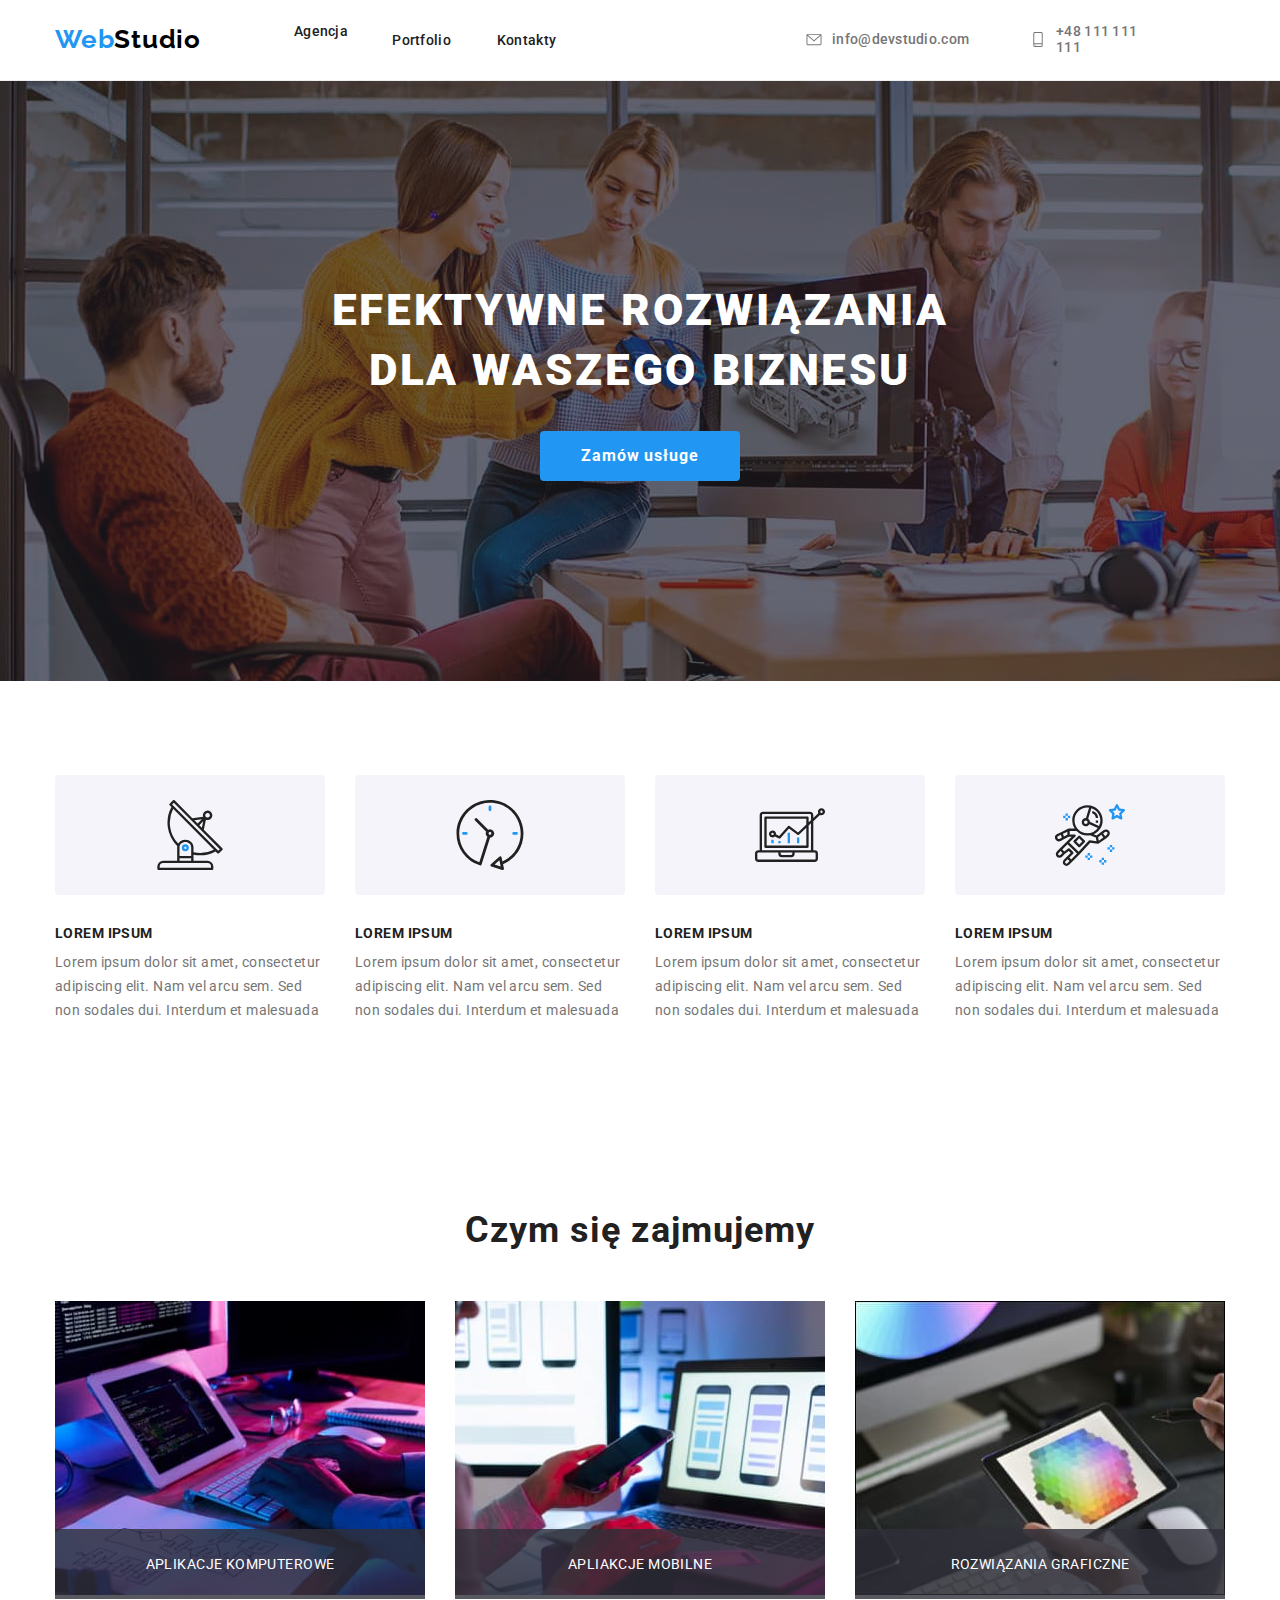
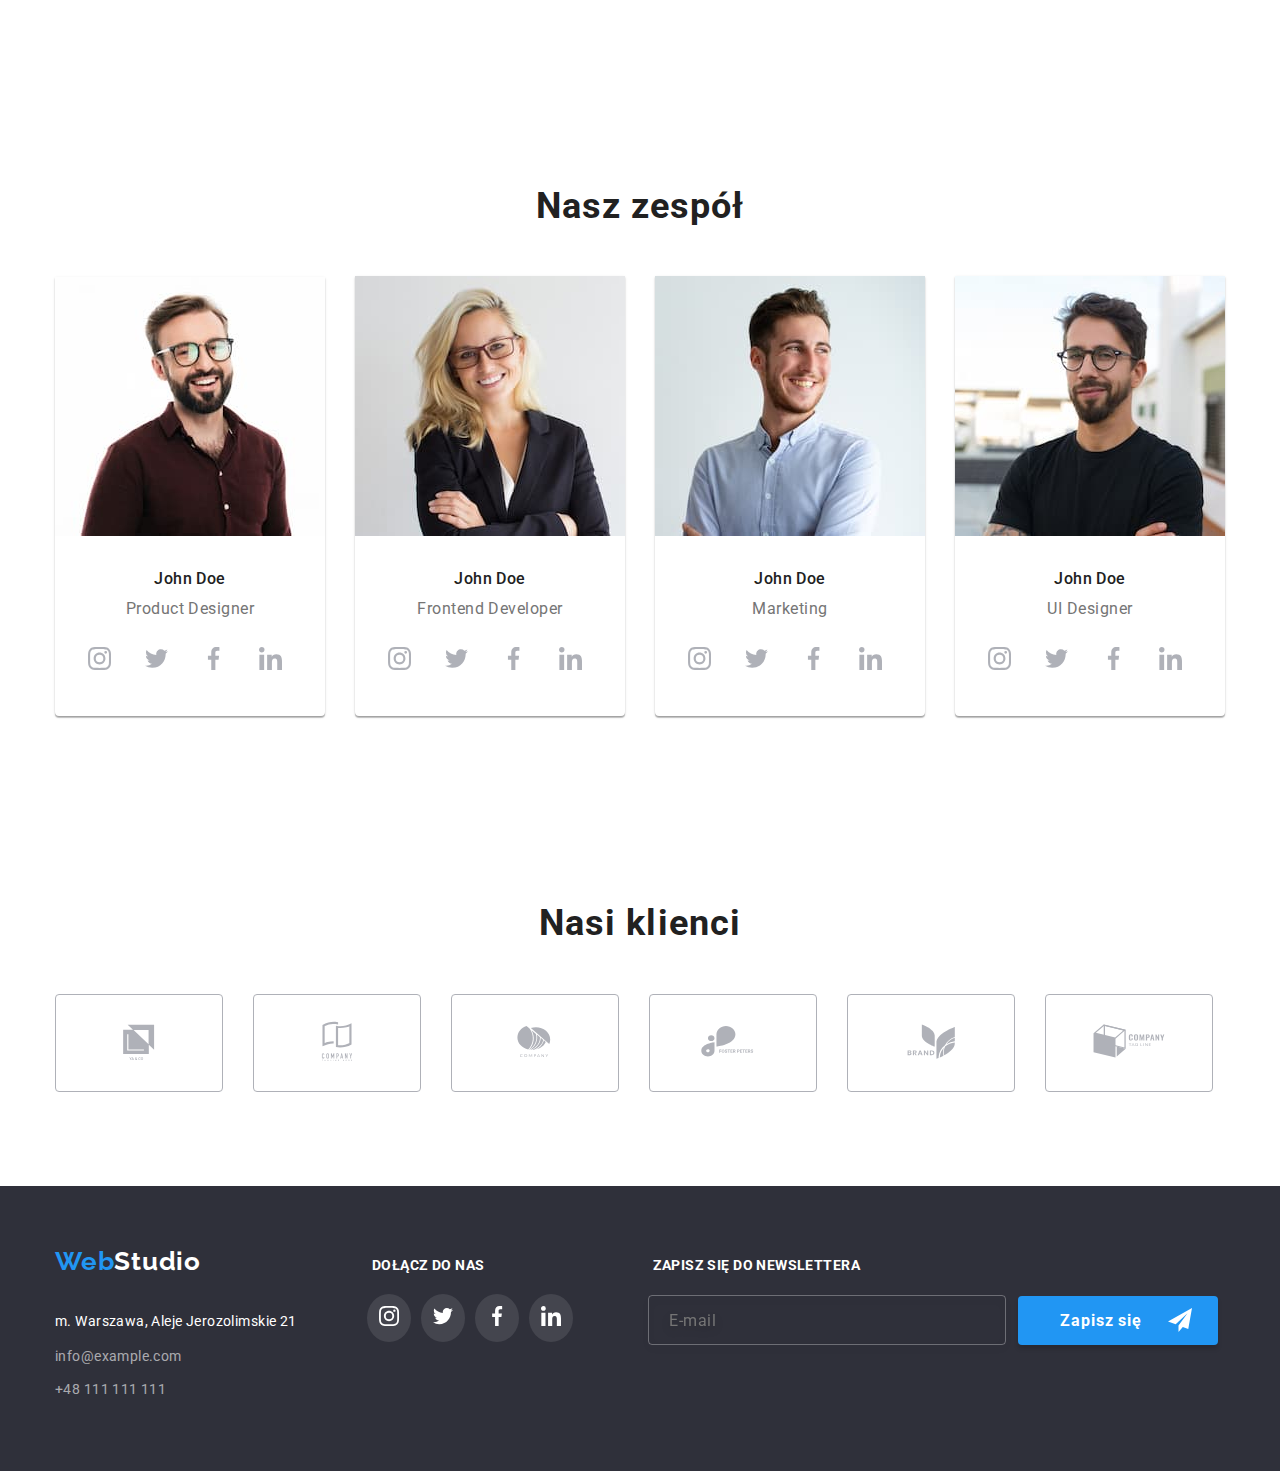
<file: index.html>
<!DOCTYPE html>
<html lang="pl">
  <head>
    <meta charset="UTF-8" />
    <meta http-equiv="X-UA-Compatible" content="IE=edge" />
    <meta name="viewport" content="width=device-width, initial-scale=1.0" />
    <!-- Google fonts links -->
    <link rel="preconnect" href="https://fonts.googleapis.com" />
    <link rel="preconnect" href="https://fonts.gstatic.com" crossorigin />
    <link
      rel="stylesheet"
      href="https://fonts.googleapis.com/css2?family=Raleway:wght@700&family=Roboto:wght@400;500;700;900&display=swap"
    />
    <!-- End Google fonts links -->
    <link rel="stylesheet" href="./css/modern-normalize.min.css" />
    <link rel="stylesheet" href="./css/main.min.css" />
    <title>Studio</title>
  </head>

  <body>
    <header class="page-header">
      <div class="container logo">
        <a href="./index.html" class="logo-webstudio">
          <span class="logo-webstudio__web ">Web</span><span class="logo-webstudio__studio">Studio</span></a>

        <nav>
          <ul class="nav">
            <li>
              <a href="./index.html" class="nav__agencja"><span class="current">Agencja</span> </a>
            </li>
            <li><a href="./portfolio.html" class="nav__link">Portfolio</a></li>
            <li><a href="" class="nav__contact">Kontakty</a></li>
          </ul>
        </nav>

        <ul class="contact">
          <li class="contact__list">
            <a href="mailto:info@devstudio.com" class="svg-contact">
              <svg class="svg-header" width="16" height="15px">
                <use href="./images/icons.svg#icon-envelope"></use>
              </svg>
            </a>
            <span class="contact__mail">info@devstudio.com</span>
          </li>

          <li class="contact__list">
            <a href="tel:+48111111111" class="svg-contact">
              <svg class="svg-header" width="16" height="15px">
                <use href="./images/icons.svg#icon-smartphone"></use>
              </svg>
            </a>
            <a href="tel:+48111111111" class="contact__tel">+48 111 111 111</a>
          </li>
        </ul>
      </div>
    </header>

    <!-- Our strengths -->

    <main>
      <section class="section baner">
       
        <div class="container">
          <h1 class="heading-primary">EFEKTYWNE ROZWIĄZANIA DLA WASZEGO BIZNESU</h1>
          <div class="button">
            <button type="button"  data-modal-open class="butto__hero">Zamów usługe</button>
          </div>
        </div>
      </section>

      <section class="section">
        <div class="container">
          <ul class="lorem-ipsum">
            <li class="lorem-ipsum__item">
              <div class="lorem-ipsum__icon">
                <svg width="70" height="70">
                  <use href="./images/icons.svg#icon-antenna-1"></use>
                </svg>
              </div>
                <h3 class="heading-tertiary">LOREM IPSUM</h3>
                <p class="lorem-ipsum__text">
                  Lorem ipsum dolor sit amet, consectetur adipiscing elit. Nam vel arcu sem. Sed non
                  sodales dui. Interdum et malesuada
                </p>
            </li>
            <li class="lorem-ipsum__item">
              <div class="lorem-ipsum__icon ">
                <svg width="70" height="70">
                  <use href="./images/icons.svg#icon-clock-1"></use>
                </svg>
              </div>
                <h3 class="heading-tertiary">LOREM IPSUM</h3>
                <p class="lorem-ipsum__text">
                  Lorem ipsum dolor sit amet, consectetur adipiscing elit. Nam vel arcu sem. Sed non
                  sodales dui. Interdum et malesuada
                </p>
            </li>
            <li class="lorem-ipsum__item">
              <div class="lorem-ipsum__icon ">
                <svg width="70" height="70">
                  <use href="./images/icons.svg#icon-diagram-1"></use>
                </svg>
              </div>
                <h3 class="heading-tertiary">LOREM IPSUM</h3>
                <p class="lorem-ipsum__text">
                  Lorem ipsum dolor sit amet, consectetur adipiscing elit. Nam vel arcu sem. Sed non
                  sodales dui. Interdum et malesuada
                </p>
            </li>
            <li class="lorem-ipsum__item">
              <div class="lorem-ipsum__icon">
                <svg width="70" height="70">
                  <use href="./images/icons.svg#icon-astronaut-1"></use>
                </svg>
              </div>
                <h3 class="heading-tertiary">LOREM IPSUM</h3>
                <p class="lorem-ipsum__text-last">
                  Lorem ipsum dolor sit amet, consectetur adipiscing elit. Nam vel arcu sem. Sed non
                  sodales dui. Interdum et malesuada
                </p>
            </li>
          </ul>
        </div>
      </section>

      <!-- What we do -->

      <section class="section">
        <div class="container">
          <h2 class="heading-secondary">Czym się zajmujemy</h2>
          <ul class="picture">
            <li class="picture__position">
              <img src="images/coding.jpg" alt="code writer" width="370" height="294" />
              <p class="picture__text">APLIKACJE KOMPUTEROWE</p>
            </li>
            <li class="picture__position">
              <img
                src="images/test.jpg"
                alt="checking how the website looks on the phone"
                width="370"
                height="294"
              />
              <p class="picture__text">APLIAKCJE MOBILNE</p>
            </li>
            <li class="picture__position">
              <img src="images/css.jpg" alt="css formatting" width="370" height="294" />
              <p class="picture__text">ROZWIĄZANIA GRAFICZNE</p>
            </li>
          </ul>
        </div>
      </section>

      <!--Our team -->

      <section class="section-team section">
        <div class="container">
          <h2 class="heading-secondary">Nasz zespół</h2>
          <ul class="team">
            <li class="team__picture">
                <img src="images/picture1.jpg" alt="man" width="270" height="259" />
                <h3 class="team__name">John Doe</h3>
                <span class="team__profession">Product Designer</span>
                <ul class="social-links">
                  <li class="social-links__icon">
                    <a href="" >
                      <svg width="23" height="23">
                        <use href="./images/icons.svg#icon-instagram-2"></use>
                      </svg>
                    </a>
                  </li>
                  <li class="social-links__icon">
                    <a href="" >
                      <svg width="23" height="23">
                        <use href="./images/icons.svg#icon-twitter-1"></use>
                      </svg>
                    </a>
                  </li>
                  <li class="social-links__icon">
                    <a href="" >
                      <svg width="23" height="23">
                        <use href="./images/icons.svg#icon-facebook-1"></use>
                      </svg>
                    </a>
                  </li>
                    <li class="social-links__icon">
                    <a href="" >
                      <svg width="23" height="23">
                        <use href="./images/icons.svg#icon-linkedin-1" ></use>
                      </svg>
                    </a>
                  </li>
                </ul>
            </li>
            <li class="team__picture">
                <img src="images/picture2.jpg" alt="woman" width="270" height="260" />
                <h3 class="team__name">John Doe</h3>
                <span class="team__profession">Frontend Developer</span>
                <ul class="social-links">
                  <li class="social-links__icon">
                    <a href="" >
                      <svg width="23" height="23">
                        <use href="./images/icons.svg#icon-instagram-2"></use>
                      </svg>
                    </a>
                  </li>
                  <li class="social-links__icon">
                    <a href="" >
                      <svg width="23" height="23">
                        <use href="./images/icons.svg#icon-twitter-1"></use>
                      </svg>
                    </a>
                  </li>
                  <li class="social-links__icon">
                    <a href="" >
                      <svg width="23" height="23">
                        <use href="./images/icons.svg#icon-facebook-1"></use>
                      </svg>
                    </a>
                  </li>
                    <li class="social-links__icon">
                    <a href="" >
                      <svg width="23" height="23">
                        <use href="./images/icons.svg#icon-linkedin-1" ></use>
                      </svg>
                    </a>
                  </li>
                </ul>
            </li>
            <li class="team__picture">
                <img src="images/picture3.jpg" alt="man" width="270" height="260" />
                <h3 class="team__name">John Doe</h3>
                <span class="team__profession">Marketing</span>
                <ul class="social-links">
                  <li class="social-links__icon">
                    <a href="" >
                      <svg width="23" height="23">
                        <use href="./images/icons.svg#icon-instagram-2"></use>
                      </svg>
                    </a>
                  </li>
                  <li class="social-links__icon">
                    <a href="" >
                      <svg width="23" height="23">
                        <use href="./images/icons.svg#icon-twitter-1"></use>
                      </svg>
                    </a>
                  </li>
                  <li class="social-links__icon">
                    <a href="" >
                      <svg width="23" height="23">
                        <use href="./images/icons.svg#icon-facebook-1"></use>
                      </svg>
                    </a>
                  </li>
                    <li class="social-links__icon">
                    <a href="" >
                      <svg width="23" height="23">
                        <use href="./images/icons.svg#icon-linkedin-1" ></use>
                      </svg>
                    </a>
                  </li>
                </ul>
            </li>
            <li class="team__picture-last">
                <img src="images/picture4.jpg" alt="man" width="270" height="260" />
                <h3 class="team__name">John Doe</h3>
                <span class="team__profession">UI Designer</span>
                <ul class="social-links">
                  <li class="social-links__icon">
                    <a href="" >
                      <svg width="23" height="23">
                        <use href="./images/icons.svg#icon-instagram-2"></use>
                      </svg>
                    </a>
                  </li>
                  <li class="social-links__icon">
                    <a href="" >
                      <svg width="23" height="23">
                        <use href="./images/icons.svg#icon-twitter-1"></use>
                      </svg>
                    </a>
                  </li>
                  <li class="social-links__icon">
                    <a href="" >
                      <svg width="23" height="23">
                        <use href="./images/icons.svg#icon-facebook-1"></use>
                      </svg>
                    </a>
                  </li>
                    <li class="social-links__icon">
                    <a href="" >
                      <svg width="23" height="23">
                        <use href="./images/icons.svg#icon-linkedin-1" ></use>
                      </svg>
                    </a>
                  </li>
                </ul>
              
            </li>
          </ul>
        </div>
      </section>
      <section class="section">
        <div class="container">
          <h2 class="heading-secondary">Nasi klienci</h2>
          <ul class="clients">
            <li>
              <div class="clients__icon">
                <svg  width="130" height="80">
                  <use href="./images/icons.svg#icon-Logo"></use>
                </svg>
              </div>
            </li>
            <li>
              <div class="clients__icon">
                <svg  width="130" height="80">
                  <use href="./images/icons.svg#icon-Logo-1"></use>
                </svg>
              </div>
            </li>
            <li>
              <div class="clients__icon">
                <svg  width="130" height="80">
                  <use href="./images/icons.svg#icon-Logo-2"></use>
                </svg>
              </div>
            </li>
            <li>
              <div class="clients__icon">
                <svg  width="130" height="80">
                  <use href="./images/icons.svg#icon-Logo-3"></use>
                </svg>
              </div>
            </li>
            <li>
              <div class="clients__icon">
                <svg  width="130" height="80">
                  <use href="./images/icons.svg#icon-Logo-4"></use>
                </svg>
              </div>
            </li>
            <li>
              <div class="clients__icon">
                <svg  width="130" height="80">
                  <use href="./images/icons.svg#icon-Logo-5"></use>
                </svg>
              </li>
              </div>
             
          </ul>
        </div>
      </section>
    </main>
    <footer class="footer">
      <div class="container">
        <ul class="title-footer">
          <li>
            <a href="./index.html" class="title-footer__logo"
            ><span class="title-footer__logo-web">Web</span><span class="title-footer__logo-studio">Studio</span></a
          >
      </li>
          <li class="title-footer__join-us">
            DOŁĄCZ DO NAS
          </li>
          <li class="title-footer__newsletter">ZAPISZ SIĘ DO NEWSLETTERA</li>
          
          
        </ul>
        <address>
        <ul  class="contact-footer">
          <li class="contact-footer__adress">m. Warszawa, Aleje Jerozolimskie 21</li>
          <li class="contact-footer__icon">
            <a href="">
              <svg class="contact-footer__svg" width="20" height="20">
                <use href="./images/icons.svg#icon-instagram-2"></use>
              </svg>
            </a>
          </li>
          <li class="contact-footer__icon">
            <a href="">
              <svg class="contact-footer__svg" width="20" height="20">
                <use href="./images/icons.svg#icon-twitter-1"></use>
              </svg>
            </a>
          </li>
            <li class="contact-footer__icon">
            <a href=""> 
              <svg class="contact-footer__svg" width="20" height="20">
                <use href="./images/icons.svg#icon-facebook-1"></use>
              </svg>
            </a>
          </li> 
          <li class="contact-footer__icon">
            <a href="">
              <svg class="contact-footer__svg" width="20" height="20">
                <use href="./images/icons.svg#icon-linkedin-1" ></use>
              </svg>
            </a>
          </li>
       
          
          <form >
           <fieldset>
             <ul class="newsletter">
              <li ><input class="newsletter__input" placeholder=" E-mail" type="email" name="user_email"  id="mail" required/></li>
               <li ><button for="user_email" class="newsletter__button">Zapisz się
                <svg widht="24" height="24" class="newsletter__icon">
                 <use href="./images/icons.svg#icon-icon-send"></use>
                </svg>
                </button>
               </li>
             </ul>
            </fieldset>
          </form>
           </ul>

        </ul>
          <ul class="list-contact">
            <li>
              <a href="mailto:info@example.com" class="list-contact__mail"><span>info@example.com</span> </a>
            </li>
            <li><a href="tel:+48111111111" class="list-contact__tel">+48 111 111 111 </a></li>
          </ul>
        </address>
      </div>
    </footer>
    <div class="backdrop  is-hidden " data-modal >
      <div class="modal">
        <button type="button" class="close-btn" data-modal-close>X</button>

        <form class="form-modal">
          <fieldset>
          <h1 class="form-modal__title ">Zostaw swoje dane w formularzu poniżej</h1>
        
          <label class="form-modal__label ">
            <span for="user_name" >
              Imie
            </span>
              <input class="form-modal__field" id="user_name" type="text" name="user_name"  required />
              <svg  width="18" height="18" class="form-modal__icon">
                <use href="./images/icons.svg#icon-person"></use>
              </svg>
          </label> 
        
          
         <label class="form-modal__label">
            <span for="user_contact">
              Telefon
            </span >
              <input class="form-modal__field" id="user_contact" type="tel" name="user_contact" required pattern="[0-9]+" />
              <svg  width="18" height="18" class="form-modal__icon">
                <use href="./images/icons.svg#icon-phone-black"></use>
              </svg>
          </label>
         
          <label class="form-modal__label" >
            <span for="user_email">
              Email
            </span >
              <input class="form-modal__field" id="user_email" type="email" name="user_email" required  />
            
              <svg  width="18" height="18" class="form-modal__icon">
                <use href="./images/icons.svg#icon-email-black" ></use>
              </svg>
            
          </label >
        
         
          
          <label class="form-modal__label-last">
            <span for="comment">
              Komentarz
            </span>
              <textarea class="form-modal__label-last-text" id="comment" name="comment"  placeholder="Wprowadź tekst" ></textarea>
            
          </label>
         
          <div class="checkbox">
           <input class="checkbox__input" type="checkbox"/>
           
              <span class="checkbox__statement">Oświadczam iż akceptuję<a href=" ">Regulamin</a>i<a href=" ">Politykę Prywatności.</a></span>
             
          </div>
        
          <div class="cta">
            <button class="cta__button" type="submit" >Wyślij</button>
          </div>
        </fieldset>
        </form>
      </div>
    </div>
      <script src="./js/modal.js"></script>
  </body>
</html>
</file>
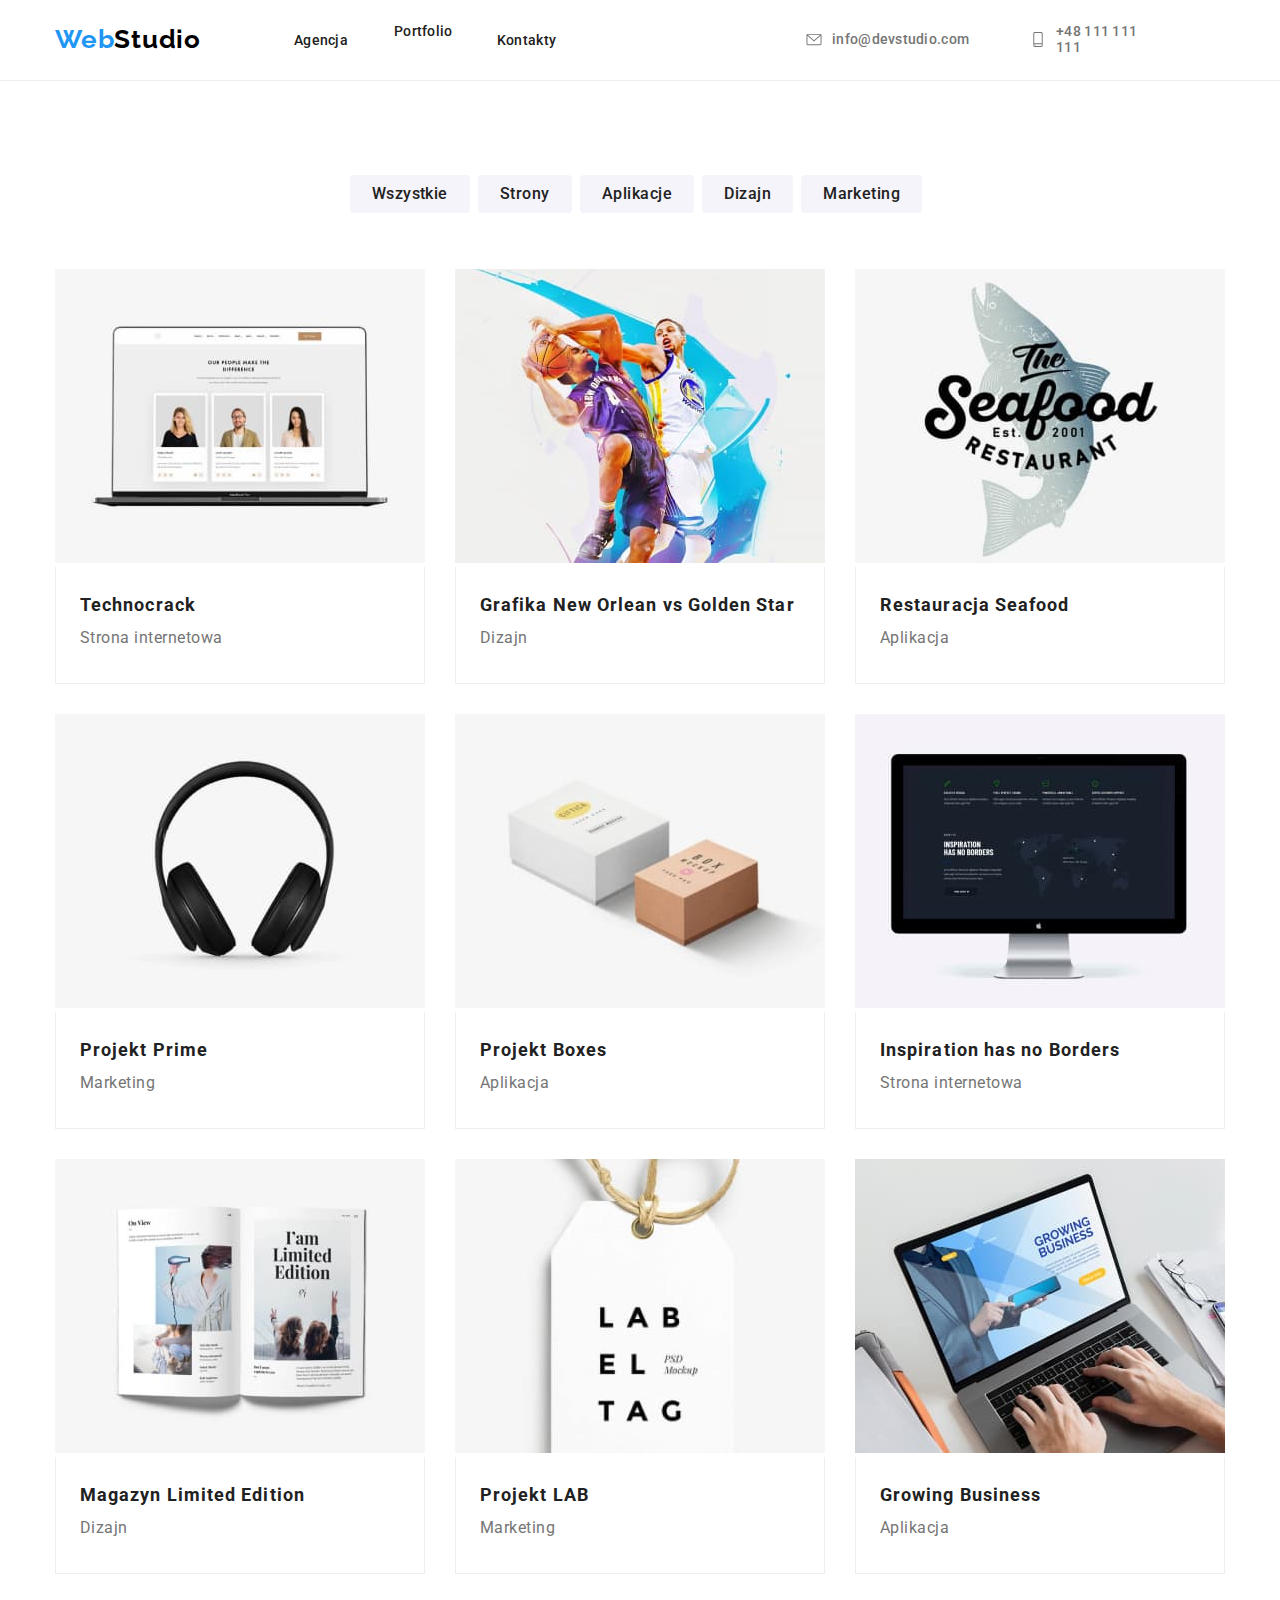
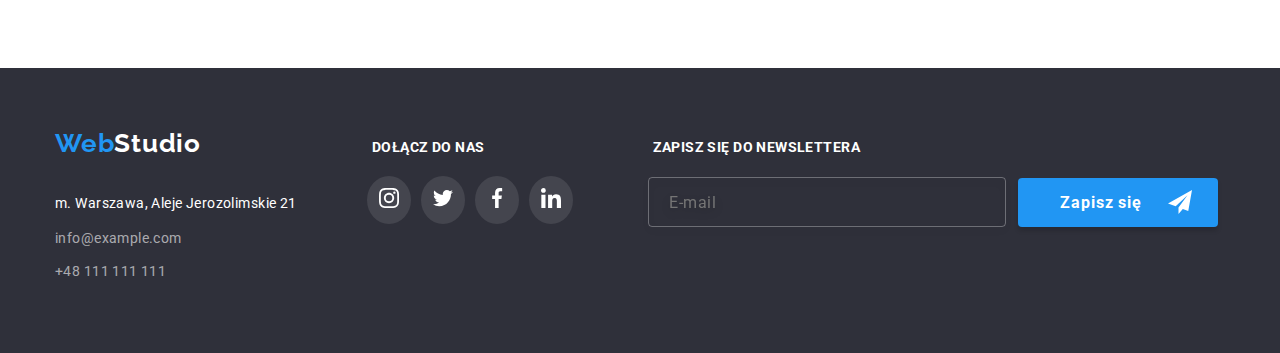
<file: portfolio.html>
<!DOCTYPE html>
<html lang="pl">
  <head>
    <meta charset="UTF-8" />
    <meta http-equiv="X-UA-Compatible" content="IE=edge" />
    <meta name="viewport" content="width=device-width, initial-scale=1.0" />
    <!-- Google fonts links -->
    <link rel="preconnect" href="https://fonts.googleapis.com" />
    <link rel="preconnect" href="https://fonts.gstatic.com" crossorigin />
    <link
      rel="stylesheet"
      href="https://fonts.googleapis.com/css2?family=Raleway:wght@700&family=Roboto:wght@400;500;700;900&display=swap"
    />
    <!-- End Google fonts links -->
    <link rel="stylesheet" href="./css/modern-normalize.min.css" />
    <link rel="stylesheet" href="./css/main.min.css" />
    <title>Portfolio</title>
  </head>

  <body>
    <header class="page-header">
      <div class="container logo">
        <a href="./index.html" class="logo-webstudio">
          <span class="logo-webstudio__web ">Web</span><span class="logo-webstudio__studio">Studio</span></a>

        <nav>
          <ul class="nav">
            <li>
              <a href="./index.html" class="nav__link"><span class="current">Agencja</span> </a>
            </li>
            <li><a href="./portfolio.html" class="nav__portfolio">Portfolio</a></li>
            <li><a href="" class="nav__contact">Kontakty</a></li>
          </ul>
        </nav>

        <ul class="contact">
          <li class="contact__list">
            <a href="mailto:info@devstudio.com" class="svg-contact">
              <svg class="svg-header" width="16" height="15px">
                <use href="./images/icons.svg#icon-envelope"></use>
              </svg>
            </a>
            <span class="contact__mail">info@devstudio.com</span>
          </li>

          <li class="contact__list">
            <a href="tel:+48111111111" class="svg-contact">
              <svg class="svg-header" width="16" height="15px">
                <use href="./images/icons.svg#icon-smartphone"></use>
              </svg>
            </a>
            <a href="tel:+48111111111" class="contact__tel">+48 111 111 111</a>
          </li>
        </ul>
      </div>
    </header>

    <main>
      <section class="section">
        <div class="container">
          <ul class="list-button">
            <li><button type="button" class="list-button__portfolio">Wszystkie</button></li>
            <li><button type="button" class="list-button__portfolio">Strony</button></li>
            <li><button type="button" class="list-button__portfolio">Aplikacje</button></li>
            <li><button type="button" class="list-button__portfolio">Dizajn</button></li>
            <li><button type="button" class="list-button__portfolio">Marketing</button></li>
          </ul>
          <ul class="cards">
            <li class="cards__shadow">
              <div class="cards__picture">
                <img src="./images/technocrack.jpg" alt="web page" width="370" height="294" />
                <div class="cards__animation">
                  <p class="cards__text">
                    Technocrack jest popularną platformą wykorzystywaną do rozpowszechniania
                    koronawirusa. Firmy wykorzystują tę platformę do celów szpiegowskich i ataków na
                    niezabezpieczone serwery konkurencji
                  </p>
                </div>
              </div>
              <div class="cards__border">
                <h3 class="cards__name">Technocrack</h3>
                <span class="cards__categorie">Strona internetowa</span>
              </div>
            </li>
            <li class="cards__shadow">
              <div class="cards__picture">
                <img
                  src="./images/basketball.jpg"
                  alt="two basketball players"
                  width="370"
                  height="294"
                />
                <div class="cards__animation">
                  <p class="cards__text">
                    Technocrack jest popularną platformą wykorzystywaną do rozpowszechniania
                    koronawirusa. Firmy wykorzystują tę platformę do celów szpiegowskich i ataków na
                    niezabezpieczone serwery konkurencji
                  </p>
                </div>
              </div>
              <div class="cards__border">
                <h3 class="cards__name">Grafika New Orlean vs Golden Star</h3>
                <span class="cards__categorie">Dizajn</span>
              </div>
            </li>
            <li class="cards__shadow">
              <div class="cards__picture">
                <img src="./images/restaurant.jpg" alt="restaurant logo" width="370" height="294" />
                <div class="cards__animation">
                  <p class="cards__text">
                    Technocrack jest popularną platformą wykorzystywaną do rozpowszechniania
                    koronawirusa. Firmy wykorzystują tę platformę do celów szpiegowskich i ataków na
                    niezabezpieczone serwery konkurencji
                  </p>
                </div>
              </div>
              <div class="cards__border">
                <h3 class="cards__name">Restauracja Seafood</h3>
                <span class="cards__categorie">Aplikacja</span>
              </div>
            </li>

            <li class="cards__shadow">
              <div class="cards__picture">
                <img src="./images/headphones.jpg" alt="restaurant logo" width="370" height="294" />
                <div class="cards__animation">
                  <p class="cards__text">
                    Technocrack jest popularną platformą wykorzystywaną do rozpowszechniania
                    koronawirusa. Firmy wykorzystują tę platformę do celów szpiegowskich i ataków na
                    niezabezpieczone serwery konkurencji
                  </p>
                </div>
              </div>
              <div class="cards__border">
                <h3 class="cards__name">Projekt Prime</h3>
                <span class="cards__categorie"> Marketing</span>
              </div>
            </li>

            <li class="cards__shadow">
              <div class="cards__picture">
                <img src="./images/boxes.jpg" alt="two boxes" width="370" height="294" />
                <div class="cards__animation">
                  <p class="cards__text">
                    Technocrack jest popularną platformą wykorzystywaną do rozpowszechniania
                    koronawirusa. Firmy wykorzystują tę platformę do celów szpiegowskich i ataków na
                    niezabezpieczone serwery konkurencji
                  </p>
                </div>
              </div>
              <div class="cards__border">
                <h3 class="cards__name">Projekt Boxes</h3>
                <span class="cards__categorie">Aplikacja</span>
              </div>
            </li>

            <li class="cards__shadow">
              <div class="cards__picture">
                <img src="./images/monitor.jpg" alt="monitor" width="370" height="294" />
                <div class="cards__animation">
                  <p class="cards__text">
                    Technocrack jest popularną platformą wykorzystywaną do rozpowszechniania
                    koronawirusa. Firmy wykorzystują tę platformę do celów szpiegowskich i ataków na
                    niezabezpieczone serwery konkurencji
                  </p>
                </div>
              </div>
              <div class="cards__border">
                <h3 class="cards__name">Inspiration has no Borders</h3>
                <span class="cards__categorie">Strona internetowa</span>
              </div>
            </li>

            <li class="cards__shadow">
              <div class="cards__picture">
                <img src="./images/magazin.jpg" alt="magazin" width="370" height="294" />
                <div class="cards__animation">
                  <p class="cards__text">
                    Technocrack jest popularną platformą wykorzystywaną do rozpowszechniania
                    koronawirusa. Firmy wykorzystują tę platformę do celów szpiegowskich i ataków na
                    niezabezpieczone serwery konkurencji
                  </p>
                </div>
              </div>
              <div class="cards__border">
                <h3 class="cards__name">Magazyn Limited Edition</h3>
                <span class="cards__categorie">Dizajn</span>
              </div>
            </li>

            <li class="cards__shadow">
              <div class="cards__picture">
                <img src="./images/lab.jpg" alt="project logo" width="370" height="294" />
                <div class="cards__animation">
                  <p class="cards__text">
                    Technocrack jest popularną platformą wykorzystywaną do rozpowszechniania
                    koronawirusa. Firmy wykorzystują tę platformę do celów szpiegowskich i ataków na
                    niezabezpieczone serwery konkurencji
                  </p>
                </div>
              </div>
              <div class="cards__border">
                <h3 class="cards__name">Projekt LAB</h3>
                <span class="cards__categorie">Marketing</span>
              </div>
            </li>

            <li class="cards__shadow">
              <div class="cards__picture">
                <img src="./images/laptop.jpg" alt="laptop" width="370" height="294" />
                <div class="cards__animation">
                  <p class="cards__text">
                    Technocrack jest popularną platformą wykorzystywaną do rozpowszechniania
                    koronawirusa. Firmy wykorzystują tę platformę do celów szpiegowskich i ataków na
                    niezabezpieczone serwery konkurencji
                  </p>
                </div>
              </div>
              <div class="cards__border">
                <h3 class="cards__name">Growing Business</h3>
                <span class="cards__categorie">Aplikacja</span>
              </div>
            </li>
          </ul>
        </div>
      </section>
    </main>

    <footer class="footer">
      <div class="container">
        <ul class="title-footer">
          <li>
            <a href="./index.html" class="title-footer__logo"
            ><span class="title-footer__logo-web">Web</span><span class="title-footer__logo-studio">Studio</span></a
          >
      </li>
          <li class="title-footer__join-us">
            DOŁĄCZ DO NAS
          </li>
          <li class="title-footer__newsletter">ZAPISZ SIĘ DO NEWSLETTERA</li>
          
          
        </ul>
        <address>
        <ul  class="contact-footer">
          <li class="contact-footer__adress">m. Warszawa, Aleje Jerozolimskie 21</li>
          <li class="contact-footer__icon">
            <a href="">
              <svg class="contact-footer__svg" width="20" height="20">
                <use href="./images/icons.svg#icon-instagram-2"></use>
              </svg>
            </a>
          </li>
          <li class="contact-footer__icon">
            <a href="">
              <svg class="contact-footer__svg" width="20" height="20">
                <use href="./images/icons.svg#icon-twitter-1"></use>
              </svg>
            </a>
          </li>
            <li class="contact-footer__icon">
            <a href=""> 
              <svg class="contact-footer__svg" width="20" height="20">
                <use href="./images/icons.svg#icon-facebook-1"></use>
              </svg>
            </a>
          </li> 
          <li class="contact-footer__icon">
            <a href="">
              <svg class="contact-footer__svg" width="20" height="20">
                <use href="./images/icons.svg#icon-linkedin-1" ></use>
              </svg>
            </a>
          </li>
       
          
          <form >
           <fieldset>
             <ul class="newsletter">
              <li ><input class="newsletter__input" placeholder=" E-mail" type="email" name="user_email"  id="mail" required/></li>
               <li ><button for="user_email" class="newsletter__button">Zapisz się
                <svg widht="24" height="24" class="newsletter__icon">
                 <use href="./images/icons.svg#icon-icon-send"></use>
                </svg>
                </button>
               </li>
             </ul>
            </fieldset>
          </form>
           </ul>

        </ul>
          <ul class="list-contact">
            <li>
              <a href="mailto:info@example.com" class="list-contact__mail"><span>info@example.com</span> </a>
            </li>
            <li><a href="tel:+48111111111" class="list-contact__tel">+48 111 111 111 </a></li>
          </ul>
        </address>
      </div>
    </footer>
    <script src="./js/modal.js"></script>
  </body>
</html>
</file>
<file: css/main.min.css>
.logo{display:-webkit-box;display:-ms-flexbox;display:flex;-webkit-box-align:center;-ms-flex-align:center;align-items:center}.page-header{border-bottom:1px solid #eee}.page-header{display:-webkit-box;display:-ms-flexbox;display:flex;-webkit-box-align:center;-ms-flex-align:center;align-items:center}.logo-webstudio,.title-footer__logo{text-decoration:none;line-height:1.19;font-size:26px;font-weight:700;letter-spacing:.03em;font-family:"Raleway",sans-serif;padding:24px 93px 25px 0}.title-footer__logo{margin-right:171px;padding:0}.logo-webstudio__web,.title-footer__logo-web{color:#2196f3}.logo-webstudio__studio{color:#000}.title-footer__logo-studio{color:#fff}.nav,.contact{display:-webkit-box;display:-ms-flexbox;display:flex;-webkit-box-align:center;-ms-flex-align:center;align-items:center;list-style:none}.nav__link,.contact__tel,.contact__mail,.contact__list,.nav__contact,.nav__portfolio,.nav__agencja{margin-right:46px;text-decoration:none;cursor:pointer;line-height:1.14;font-size:14px;letter-spacing:.02em;font-weight:500;color:#212121;letter-spacing:.02em}.nav__link:hover,.contact__tel:hover,.contact__mail:hover,.contact__list:hover,.nav__contact:hover,.nav__portfolio:hover,.nav__agencja:hover{color:#2196f3}.nav__agencja{position:relative}.nav__agencja:hover{color:#2196f3;-webkit-transition:250ms cubic-bezier(0.4, 0, 0.2, 1);transition:250ms cubic-bezier(0.4, 0, 0.2, 1)}.nav__agencja::after{content:"";position:absolute;display:block;top:46px;right:0;width:100%;height:4px;border-radius:2px;background-color:#2196f3}.nav__portfolio{position:relative}.nav__portfolio:hover{color:#2196f3;-webkit-transition:250ms cubic-bezier(0.4, 0, 0.2, 1);transition:250ms cubic-bezier(0.4, 0, 0.2, 1)}.nav__portfolio::after{content:"";position:absolute;display:block;top:46px;right:0;width:100%;height:4px;border-radius:2px;background-color:#2196f3}.nav__contact{margin-right:250px}.contact{text-decoration:none}.contact__list{margin-right:15px;-webkit-box-align:center;-ms-flex-align:center;align-items:center;display:-webkit-box;display:-ms-flexbox;display:flex}.contact__list:hover{color:#2196f3;--color1: #2196f3;-webkit-transition:250ms cubic-bezier(0.4, 0, 0.2, 1);transition:250ms cubic-bezier(0.4, 0, 0.2, 1)}.contact__mail{padding-left:10px;-webkit-box-align:center;-ms-flex-align:center;align-items:center;color:#757575}.contact__tel{padding-left:10px;-webkit-box-align:center;-ms-flex-align:center;align-items:center;color:#757575}.svg-header{display:-webkit-box;display:-ms-flexbox;display:flex;-webkit-box-align:center;-ms-flex-align:center;align-items:center}.baner{background-color:#2f303a;background-image:-webkit-gradient(linear, left top, left bottom, from(rgba(47, 48, 58, 0.4)), to(rgba(47, 48, 58, 0.4))),url(../images/office.jpg);background-image:linear-gradient(rgba(47, 48, 58, 0.4), rgba(47, 48, 58, 0.4)),url(../images/office.jpg);max-width:1600px;height:600px;background-repeat:no-repeat}.heading-primary{color:#fff;font-weight:900;line-height:1.36;letter-spacing:.06em;font-size:44px;padding:106px 237px 30px;text-align:center}.button{text-align:center}.butto__hero{cursor:pointer;border-style:none;font-weight:700;line-height:1.88;font-size:16px;letter-spacing:.06em;border-radius:4px;background-color:#2196f3;color:#fff;padding:10px 41px}.butto__hero:hover{background-color:#054da3;-webkit-transition:250ms cubic-bezier(0.4, 0, 0.2, 1);transition:250ms cubic-bezier(0.4, 0, 0.2, 1)}.lorem-ipsum{display:-webkit-box;display:-ms-flexbox;display:flex;-webkit-box-align:center;-ms-flex-align:center;align-items:center;list-style:none}.heading-tertiary{line-height:1.17;font-size:14px;font-weight:700;letter-spacing:.03em;margin-bottom:10px}.lorem-ipsum__icon{padding:25px 100px;background:#f5f4fa;border-radius:4px;width:270px;height:120px;margin-bottom:30px;margin-right:30px}.lorem-ipsum__text-last,.lorem-ipsum__text{line-height:1.71;font-size:14px;letter-spacing:.03em;color:#757575;margin-right:30px}.backdrop{position:fixed;left:0;top:0;width:100%;height:100%;background-color:rgba(0,0,0,.2)}.is-hidden{pointer-events:none;visibility:hidden;opacity:0}.modal{top:70px;left:498px;width:528px;height:581px;-webkit-box-pack:center;-ms-flex-pack:center;justify-content:center;position:absolute;background-color:#fff;-webkit-box-shadow:0px 1px 3px rgba(0,0,0,.12),0px 1px 1px rgba(0,0,0,.14),0px 2px 1px rgba(0,0,0,.2);box-shadow:0px 1px 3px rgba(0,0,0,.12),0px 1px 1px rgba(0,0,0,.14),0px 2px 1px rgba(0,0,0,.2);border-radius:4px;-webkit-transition:-webkit-transform 2s;transition:-webkit-transform 2s;transition:transform 2s;transition:transform 2s, -webkit-transform 2s;-webkit-transform:scale(1.2);transform:scale(1.2)}.close-btn{position:absolute;top:8px;right:8px;width:30px;height:30px;border-radius:50%;background-color:#fff;border:1px solid rgba(0,0,0,.1);cursor:pointer}.is-hidden .modal{-webkit-transform:scale(0);transform:scale(0)}.form-modal{padding:40px;background:#fff;-webkit-box-shadow:0px 1px 3px rgba(0,0,0,.12),0px 1px 1px rgba(0,0,0,.14),0px 2px 1px rgba(0,0,0,.2);box-shadow:0px 1px 3px rgba(0,0,0,.12),0px 1px 1px rgba(0,0,0,.14),0px 2px 1px rgba(0,0,0,.2);border-radius:4px;width:100%;height:100%}.form-modal__title{font-weight:700;font-size:20px;line-height:1.15;text-align:center;letter-spacing:.03em;color:#212121;padding-bottom:12px}.form-modal__label{display:-webkit-box;display:-ms-flexbox;display:flex;-webkit-box-orient:vertical;-webkit-box-direction:normal;-ms-flex-direction:column;flex-direction:column;font-size:12px;line-height:1.16;letter-spacing:.01em;color:#757575;padding-bottom:4px;position:relative;margin-bottom:10px}.form-modal__label>span{margin-bottom:4px}.form-modal__field{width:448px;height:40px;border:1px solid rgba(33,33,33,.2);border-radius:4px;padding-left:42px}.form-modal__field:focus{outline:none;border-color:#2196f3;-webkit-transition:250ms cubic-bezier(0.4, 0, 0.2, 1);transition:250ms cubic-bezier(0.4, 0, 0.2, 1)}.form-modal__field:focus+.form-modal__icon{fill:#2196f3;-webkit-transition:250ms cubic-bezier(0.4, 0, 0.2, 1);transition:250ms cubic-bezier(0.4, 0, 0.2, 1)}.form-modal__icon{position:absolute;top:20px;left:12px;-webkit-transform:translatey(50%);transform:translatey(50%)}.form-modal__label-last{padding-bottom:20px;display:-webkit-box;display:-ms-flexbox;display:flex;-webkit-box-orient:vertical;-webkit-box-direction:normal;-ms-flex-direction:column;flex-direction:column}.form-modal__label-last>span{font-size:12px;line-height:1.16;letter-spacing:.01em;color:#757575;padding-bottom:4px}.form-modal__label-last-text{resize:none;width:448px;height:120px;font-size:12px;line-height:1.16;letter-spacing:.01em;border:1px solid rgba(33,33,33,.2);border-radius:4px;padding:12px 16px}.form-modal__label-last-text:focus{outline:none;border-color:#2196f3;-webkit-transition:250ms cubic-bezier(0.4, 0, 0.2, 1);transition:250ms cubic-bezier(0.4, 0, 0.2, 1)}.checkbox{-webkit-box-align:center;-ms-flex-align:center;align-items:center;display:-webkit-box;display:-ms-flexbox;display:flex;margin-bottom:30px;padding-left:15px}.checkbox__input{position:relative;margin-right:7px}.checkbox__input::before{content:"";position:absolute;top:0;left:0}.checkbox__input::after{content:"";position:absolute;top:0;left:0}.checkbox__input::before{content:"";width:16px;height:15px;background-image:url("../images/icon-check.jpg");background-repeat:no-repeat;cursor:pointer}.checkbox__input:checked::after{content:"";width:16px;height:15px;background-image:url("../images/icon-check-blue.jpg");background-repeat:no-repeat;cursor:pointer}.checkbox__statement{font-size:14px;line-height:1.5;letter-spacing:.03em;color:var(--color-gray);-webkit-box-align:center;-ms-flex-align:center;align-items:center;display:-webkit-box;display:-ms-flexbox;display:flex}.checkbox__statement>a{color:#2196f3;padding:3px}.cta{-webkit-box-pack:center;-ms-flex-pack:center;justify-content:center;display:-webkit-box;display:-ms-flexbox;display:flex}.cta__button{-webkit-box-pack:center;-ms-flex-pack:center;justify-content:center;display:-webkit-box;display:-ms-flexbox;display:flex;cursor:pointer;font-weight:700;line-height:1.88;font-size:16px;letter-spacing:.06em;border-radius:4px;background-color:#2196f3;color:#fff;padding:10px 76px}.cta__button:hover{background-color:#054da3;-webkit-transition:250ms cubic-bezier(0.4, 0, 0.2, 1);transition:250ms cubic-bezier(0.4, 0, 0.2, 1)}.footer{background-color:#2f303a;padding-top:60px;padding-bottom:60px}.title-footer,.newsletter,.contact-footer{display:-webkit-box;display:-ms-flexbox;display:flex;-webkit-box-align:baseline;-ms-flex-align:baseline;align-items:baseline;list-style:none}.title-footer__join-us,.title-footer__newsletter{font-weight:700;font-size:14px;line-height:1.17;letter-spacing:.03em;color:#fff;padding-bottom:20px}.title-footer__newsletter{line-height:1.14;text-transform:uppercase;margin-left:168px}.contact-footer__adress{font-style:normal;line-height:1.7;font-size:14px;letter-spacing:.03em;color:#fff;margin-right:70px}.contact-footer__icon{-webkit-box-align:center;-ms-flex-align:center;align-items:center;-webkit-box-pack:center;-ms-flex-pack:center;justify-content:center;display:-webkit-box;display:-ms-flexbox;display:flex;margin-right:10px;cursor:pointer;padding:12px;background:rgba(255,255,255,.1);border-radius:50%}.contact-footer__icon:hover{background-color:#2196f3;-webkit-transition:250ms cubic-bezier(0.4, 0, 0.2, 1);transition:250ms cubic-bezier(0.4, 0, 0.2, 1)}.contact-footer__svg{--color1: #ffffff}.newsletter{-webkit-box-pack:end;-ms-flex-pack:end;justify-content:flex-end}.newsletter__input{width:358px;height:50px;background:rgba(0,0,0,0);font-size:16px;line-height:1.42;letter-spacing:.03em;color:rgba(255,255,255,.6);border:1px solid rgba(255,255,255,.3);-webkit-filter:drop-shadow(0px 4px 4px rgba(0, 0, 0, 0.15));filter:drop-shadow(0px 4px 4px rgba(0, 0, 0, 0.15));border-radius:4px;padding:15px 290px 15px 16px;margin-right:12px;margin-left:65px}.newsletter__input:focus{outline:none;border-color:#2196f3}.newsletter__button{background:#2196f3;-webkit-box-shadow:0px 4px 4px rgba(0,0,0,.15);box-shadow:0px 4px 4px rgba(0,0,0,.15);border-radius:4px;font-weight:700;font-size:16px;line-height:1.87;cursor:pointer;letter-spacing:.06em;color:#fff;padding:10px 76px 10px 42px;-webkit-box-pack:end;-ms-flex-pack:end;justify-content:flex-end;position:relative}.newsletter__button:hover{background-color:#054da3;-webkit-transition:250ms cubic-bezier(0.4, 0, 0.2, 1);transition:250ms cubic-bezier(0.4, 0, 0.2, 1)}.newsletter__icon{position:absolute;top:0;left:12px;-webkit-transform:translatey(50%);transform:translatey(50%)}.list-contact{list-style:none;text-decoration:none}.list-contact>li{padding-bottom:9px}.list-contact__mail,.list-contact__tel{text-decoration:none;color:rgba(255,255,255,.6);line-height:1.7;font-size:14px;font-style:normal;letter-spacing:.03em}.list-contact__mail:hover,.list-contact__tel:hover{color:#2196f3;-webkit-transition:250ms cubic-bezier(0.4, 0, 0.2, 1);transition:250ms cubic-bezier(0.4, 0, 0.2, 1)}.list-contact__tel:hover{color:#2196f3;-webkit-transition:250ms cubic-bezier(0.4, 0, 0.2, 1);transition:250ms cubic-bezier(0.4, 0, 0.2, 1)}.heading-secondary{line-height:1.1;font-size:36px;font-weight:700;letter-spacing:.03em;color:#212121;text-align:center;padding-bottom:50px}.picture{display:-webkit-box;display:-ms-flexbox;display:flex;-webkit-box-align:center;-ms-flex-align:center;align-items:center;list-style:none}.picture__position{margin-right:30px;position:relative}.picture__text{position:absolute;font-size:14px;line-height:1,14;letter-spacing:.03em;bottom:0;margin:0;width:100%;padding:27px;text-align:center;color:#fff;background:rgba(47,48,58,.8)}.team,.social-links{display:-webkit-box;display:-ms-flexbox;display:flex;-webkit-box-align:center;-ms-flex-align:center;align-items:center;list-style:none}.team__picture,.team__picture-last{-webkit-box-shadow:0px 1px 3px rgba(0,0,0,.12),0px 1px 1px rgba(0,0,0,.14),0px 2px 1px rgba(0,0,0,.2);box-shadow:0px 1px 3px rgba(0,0,0,.12),0px 1px 1px rgba(0,0,0,.14),0px 2px 1px rgba(0,0,0,.2);border-radius:0px 0px 4px 4px;background:#fff;margin-right:30px;text-align:center}.team__picture-last{margin-right:0}.team__name{line-height:1.18;font-size:16px;font-weight:500;color:#212121;letter-spacing:.03em;text-align:center;padding-bottom:10px;padding-top:30px}.team__profession{color:#757575;letter-spacing:.03em;font-size:16px;line-height:1.18}.social-links{-webkit-box-pack:center;-ms-flex-pack:center;justify-content:center;padding-top:16px;padding-bottom:30px}.social-links__icon{-webkit-box-align:center;-ms-flex-align:center;align-items:center;-webkit-box-pack:center;-ms-flex-pack:center;justify-content:center;margin-right:10px;cursor:pointer;padding:12px}.social-links__icon:hover{--color1: #ffffff;background-color:#2196f3;-webkit-filter:drop-shadow(0px 4px 4px rgba(0, 0, 0, 0.25));filter:drop-shadow(0px 4px 4px rgba(0, 0, 0, 0.25));border-radius:50%;-webkit-transition:250ms cubic-bezier(0.4, 0, 0.2, 1);transition:250ms cubic-bezier(0.4, 0, 0.2, 1)}.clients{display:-webkit-box;display:-ms-flexbox;display:flex;-webkit-box-align:center;-ms-flex-align:center;align-items:center;list-style:none}.clients__icon{padding:7.71px 18px 4.25px;border:1px solid #afb1b8;border-radius:4px;margin-right:30px;cursor:pointer}.clients__icon:hover{border:1px solid #2196f3;--color1: #2196f3;-webkit-transition:250ms cubic-bezier(0.4, 0, 0.2, 1);transition:250ms cubic-bezier(0.4, 0, 0.2, 1)}.list-button{-webkit-box-pack:center;-ms-flex-pack:center;justify-content:center;display:-webkit-box;display:-ms-flexbox;display:flex;padding-bottom:56px;list-style:none}.list-button__portfolio{display:block;background-color:#f5f4fa;cursor:pointer;border-style:none;color:#212121;font-weight:500;border-radius:4px;line-height:1.62;font-size:16px;letter-spacing:.03em;padding:6px 22px;margin-right:8px;-webkit-box-pack:center;-ms-flex-pack:center;justify-content:center}.list-button__portfolio:hover{background-color:#2196f3;color:#fff;-webkit-box-shadow:0px 1px 3px rgba(0,0,0,.12),0px 1px 1px rgba(0,0,0,.14),0px 2px 1px rgba(0,0,0,.2);box-shadow:0px 1px 3px rgba(0,0,0,.12),0px 1px 1px rgba(0,0,0,.14),0px 2px 1px rgba(0,0,0,.2);-webkit-transition:250ms cubic-bezier(0.4, 0, 0.2, 1);transition:250ms cubic-bezier(0.4, 0, 0.2, 1)}.cards{-ms-flex-wrap:wrap;flex-wrap:wrap;gap:30px;display:-webkit-box;display:-ms-flexbox;display:flex;list-style:none}.cards__shadow:hover{background:#fff;-webkit-box-shadow:0px 1px 1px rgba(0,0,0,.12),0px 4px 4px rgba(0,0,0,.06),1px 4px 6px rgba(0,0,0,.16);box-shadow:0px 1px 1px rgba(0,0,0,.12),0px 4px 4px rgba(0,0,0,.06),1px 4px 6px rgba(0,0,0,.16);cursor:pointer;-webkit-transition:250ms cubic-bezier(0.4, 0, 0.2, 1);transition:250ms cubic-bezier(0.4, 0, 0.2, 1)}.cards__picture{position:relative;overflow:hidden}.cards__picture:hover .cards__animation{-webkit-transform:translatey(0);transform:translatey(0);-webkit-transition:250ms cubic-bezier(0.4, 0, 0.2, 1);transition:250ms cubic-bezier(0.4, 0, 0.2, 1)}.cards__animation{position:absolute;top:0;left:0;-webkit-transition:250ms cubic-bezier(0.4, 0, 0.2, 1);transition:250ms cubic-bezier(0.4, 0, 0.2, 1);-webkit-transform:translatey(100%);transform:translatey(100%);width:100%;height:100%}.cards__text{font-size:18px;line-height:1.55;letter-spacing:.03em;color:#fff;margin:0;background:rgba(33,150,243,.9);padding:49px 24px}.cards__border{border-left:1px solid #eee;border-right:1px solid #eee;border-bottom:1px solid #eee;padding-bottom:30px}.cards__name{font-weight:700;font-size:18px;line-height:2;letter-spacing:.06em;padding-left:24px;padding-top:20px}.cards__categorie{color:#757575;font-size:16px;line-height:1.87;letter-spacing:.03em;padding-left:24px}*{margin:0;border:0;padding:0}.container{width:100%;max-width:1200px;margin:0 auto;padding:0 15px}.section{padding:94px 0;margin:0 auto}body{font-family:"Roboto",sans-serif;color:#212121}/*# sourceMappingURL=main.min.css.map */
</file>
